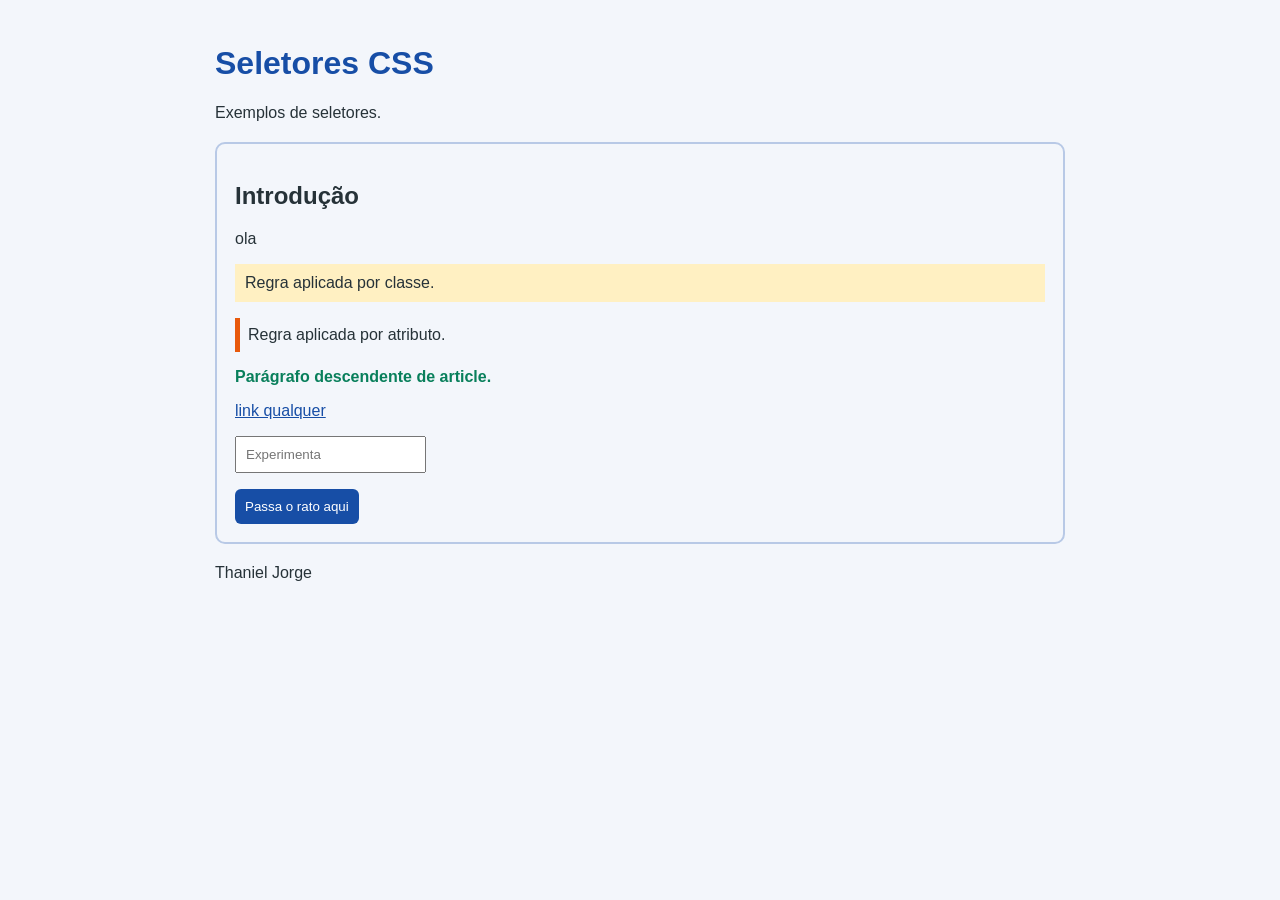
<file: ex01/index.html>
<!DOCTYPE html>
<html lang="pt">
    <head>
        <meta charset="utf-8">
        <meta content="width=device-width,initial-scale=1" name="viewport">
        <title>EX01 Selectors</title>
        <link href="style.css" rel="stylesheet">
    </head>
    <body>
        <header>
            <h1>Seletores CSS</h1>
            <p>Exemplos de seletores.</p>
        </header>
        <main id="principal">
            <h2>Introdução</h2>
            <p> ola</p>
            <p class="destaque">Regra aplicada por classe.</p>
            <p data-tipo="especial">Regra aplicada por atributo.</p>
            <article>
                <p>Parágrafo descendente de article.</p>
            </article>
            <a href="https://developer.mozilla.org/pt-BR/docs/Web/CSS">link qualquer</a>
            <p>
                <input placeholder="Experimenta ">
            </p>
            <button>Passa o rato aqui</button>
        </main>
        <footer>Thaniel Jorge </footer>
    </body>
</html>
</file>
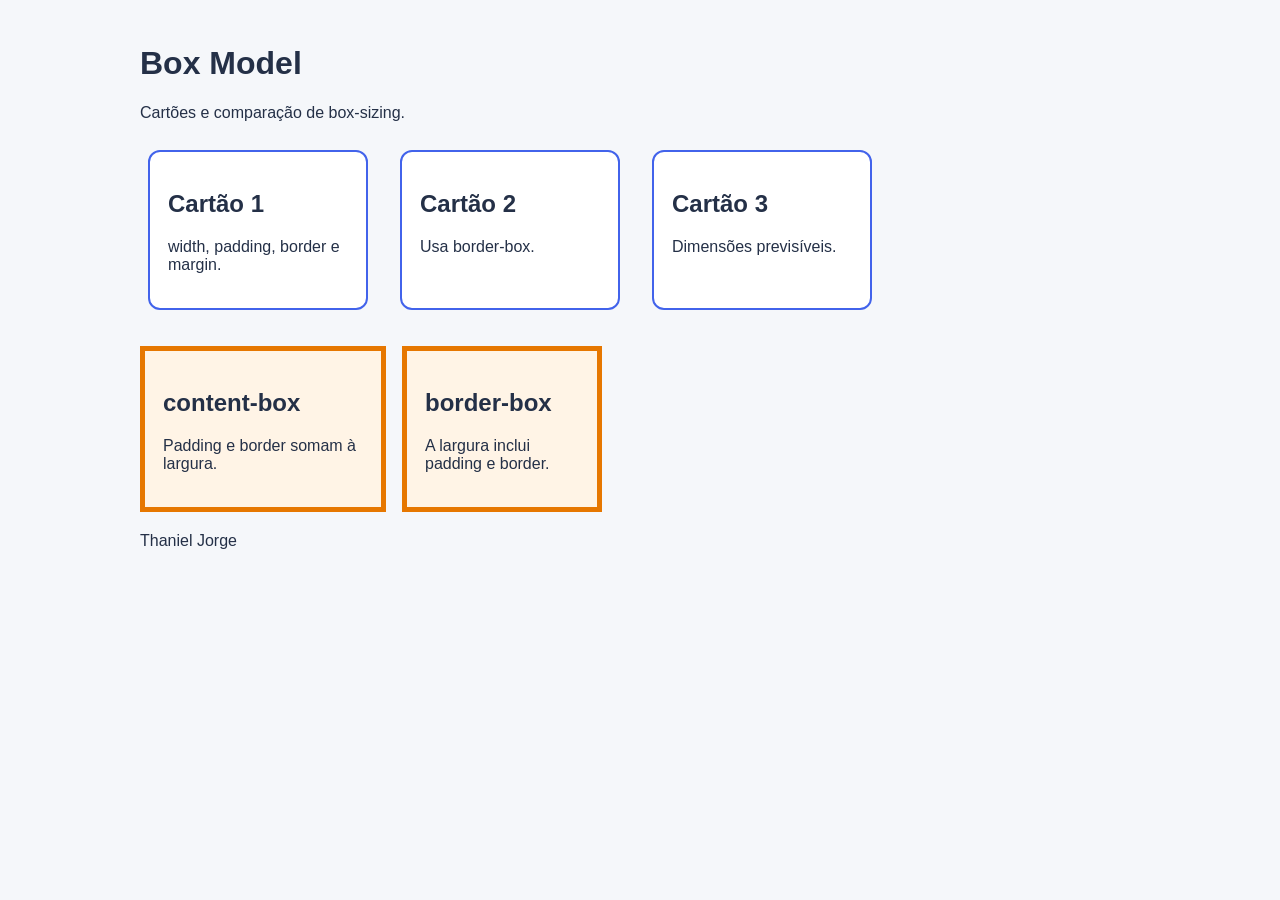
<file: ex02/index.html>
<!DOCTYPE html>
<html lang="pt">
    <head>
        <meta charset="utf-8">
        <meta content="width=device-width,initial-scale=1" name="viewport">
        <title>EX02 Box Model</title>
        <link href="style.css" rel="stylesheet">
    </head>
    <body>
        <header>
            <h1>Box Model</h1>
            <p>Cartões e comparação de box-sizing.</p>
        </header>
        <main>
            <section class="cards">
                <article class="card">
                    <h2>Cartão 1</h2>
                    <p>width, padding, border e margin.</p>
                </article>
                <article class="card">
                    <h2>Cartão 2</h2>
                    <p>Usa border-box.</p>
                </article>
                <article class="card">
                    <h2>Cartão 3</h2>
                    <p>Dimensões previsíveis.</p>
                </article>
            </section>
            <section class="compare">
                <article class="content">
                    <h2>content-box</h2>
                    <p>Padding e border somam à largura.</p>
                </article>
                <article class="border">
                    <h2>border-box</h2>
                    <p>A largura inclui padding e border.</p>
                </article>
            </section>
        </main>
        <footer>Thaniel Jorge </footer>
    </body>
</html>
</file>
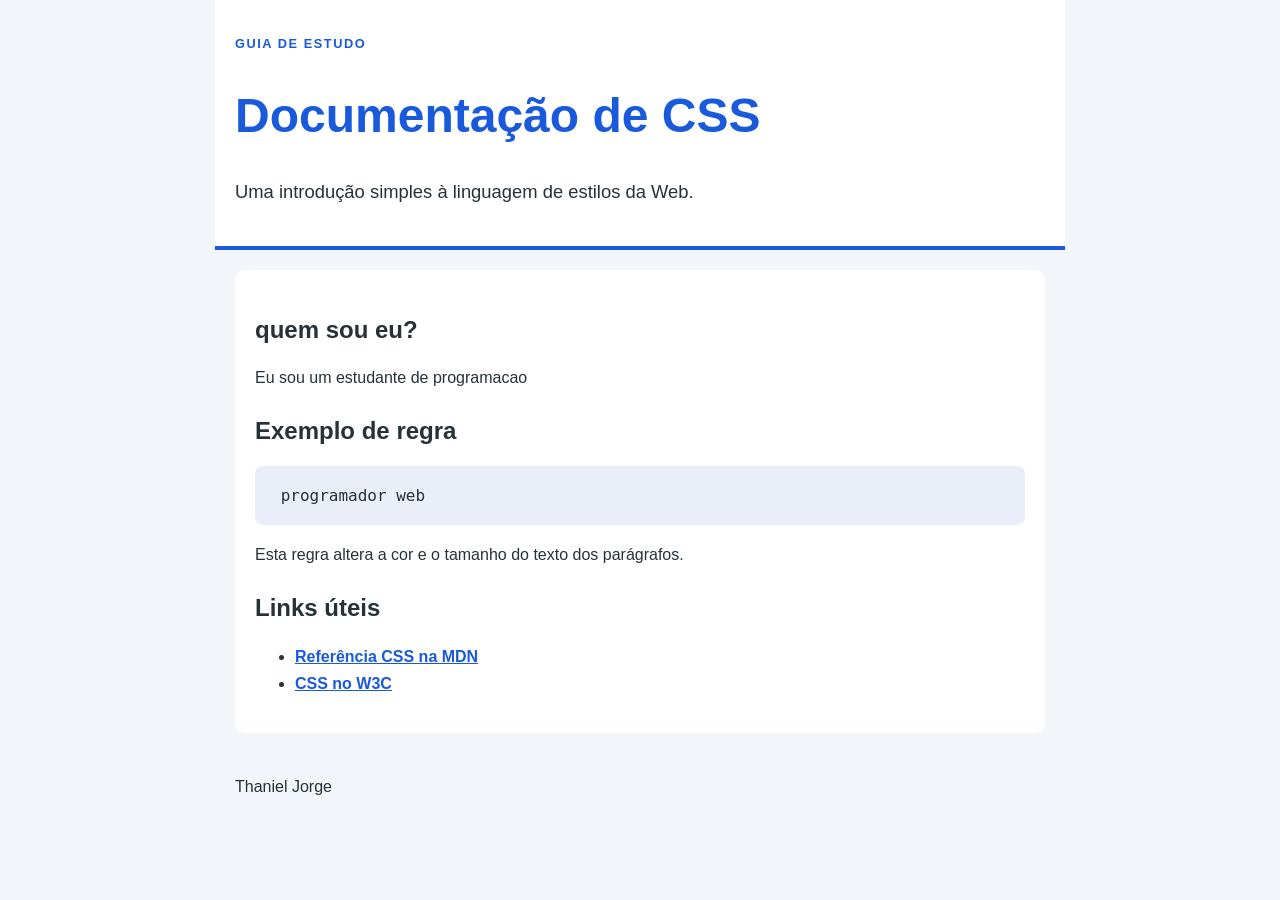
<file: ex03/index.html>
<!DOCTYPE html>
<html lang="pt">
    <head>
        <meta charset="utf-8">
        <meta content="width=device-width,initial-scale=1" name="viewport">
        <title>EX03 Typography</title>
        <link href="style.css" rel="stylesheet">
    </head>
    <body>
        <header>
            <p class="eyebrow">GUIA DE ESTUDO</p>
            <h1>Documentação de CSS</h1>
            <p class="intro">Uma introdução simples à linguagem de estilos da Web.</p>
        </header>
        <main>
            <article>
                <h2>quem sou eu?</h2>
                <p>Eu sou um estudante de programacao</p>
                <h2>Exemplo de regra</h2>
                <pre><code> programador web</code></pre>
                <p>Esta regra altera a cor e o tamanho do texto dos parágrafos.</p>
                <h2>Links úteis</h2>
                <ul>
                    <li>
                        <a href="https://developer.mozilla.org/pt-BR/docs/Web/CSS">Referência CSS na MDN</a>
                    </li>
                    <li>
                        <a href="https://www.w3.org/Style/CSS/">CSS no W3C</a>
                    </li>
                </ul>
            </article>
        </main>
        <footer>Thaniel Jorge </footer>
    </body>
</html>
</file>
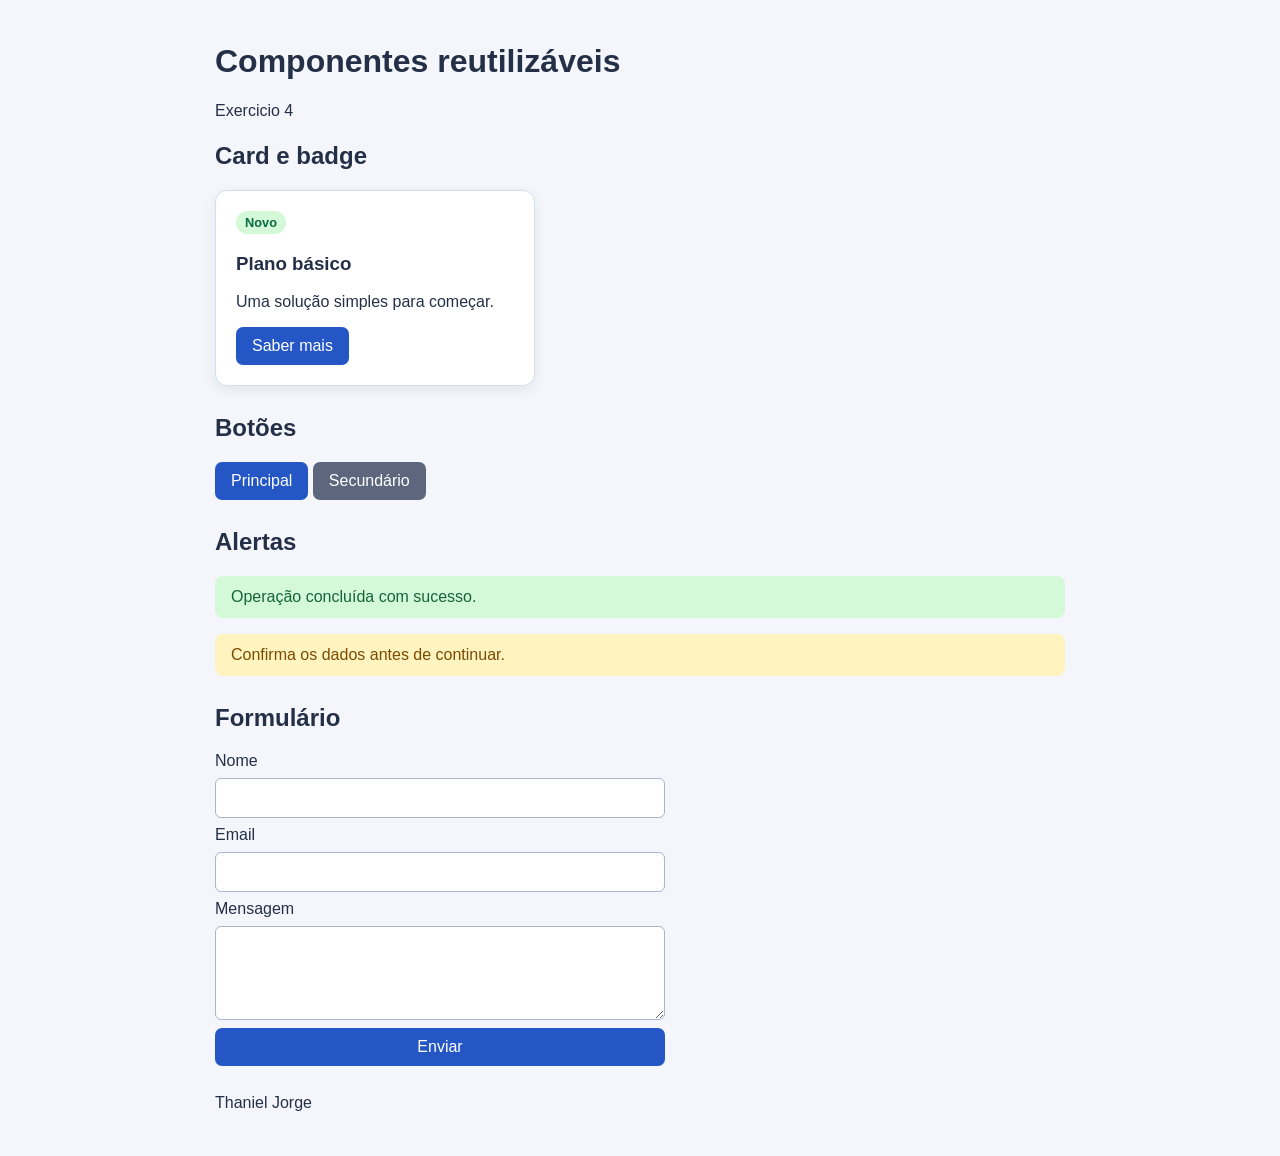
<file: ex04/index.html>
<!DOCTYPE html>
<html lang="pt">
    <head>
        <meta charset="utf-8">
        <meta content="width=device-width,initial-scale=1" name="viewport">
        <title>EX04 Components</title>
        <link href="style.css" rel="stylesheet">
    </head>
    <body>
        <header>
            <h1>Componentes reutilizáveis</h1>
            <p>Exercicio 4</p>
        </header>
        <main>
            <section>
                <h2>Card e badge</h2>
                <article class="card">
                    <span class="badge">Novo</span>
                    <h3>Plano básico</h3>
                    <p>Uma solução simples para começar.</p>
                    <button class="btn">Saber mais</button>
                </article>
            </section>
            <section>
                <h2>Botões</h2>
                <button class="btn">Principal</button>
                <button class="btn secondary">Secundário</button>
            </section>
            <section>
                <h2>Alertas</h2>
                <p class="alert success">Operação concluída com sucesso.</p>
                <p class="alert warning">Confirma os dados antes de continuar.</p>
            </section>
            <section>
                <h2>Formulário</h2>
                <form action="#" method="get">
                    <label for="nome">Nome</label>
                    <input id="nome" name="nome" required="">
                    <label for="email">Email</label>
                    <input id="email" name="email" required="" type="email">
                    <label for="mensagem">Mensagem</label>
                    <textarea id="mensagem" name="mensagem" required="" rows="4"></textarea>
                    <button class="btn" type="submit">Enviar</button>
                </form>
            </section>
        </main>
        <footer>Thaniel Jorge</footer>
    </body>
</html>
</file>
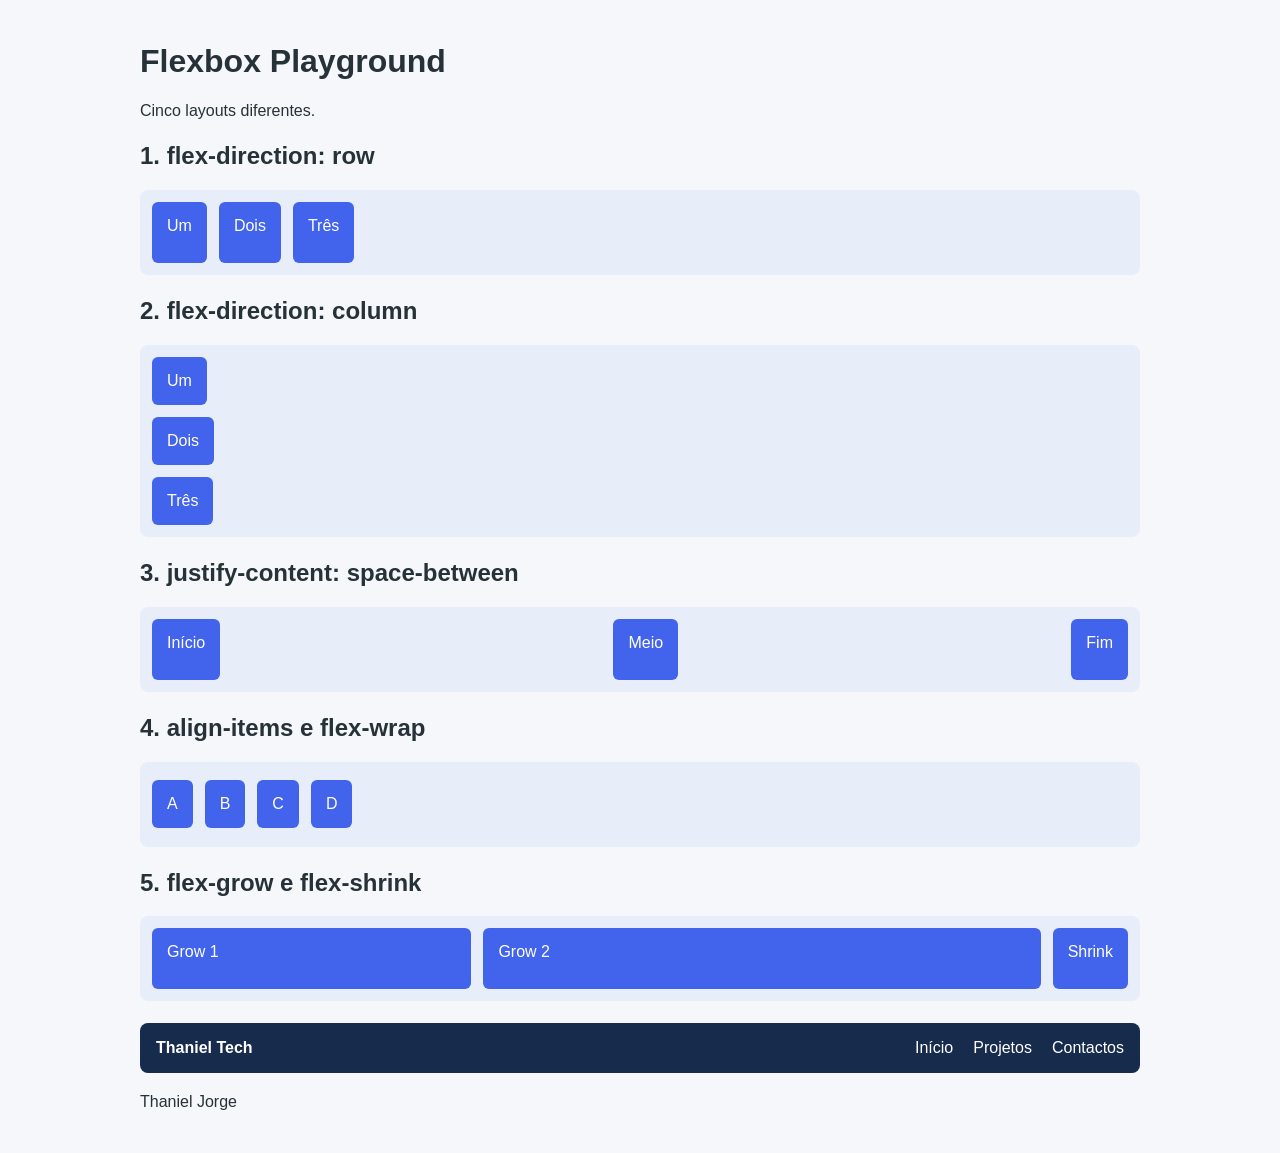
<file: ex05/index.html>
<!DOCTYPE html>
<html lang="pt">
    <head>
        <meta charset="utf-8">
        <meta content="width=device-width,initial-scale=1" name="viewport">
        <title>EX05 Flexbox</title>
        <link href="style.css" rel="stylesheet">
    </head>
    <body>
        <header>
            <h1>Flexbox Playground</h1>
            <p>Cinco layouts diferentes.</p>
        </header>
        <main>
            <section>
                <h2>1. flex-direction: row</h2>
                <div class="layout row">
                    <div>Um</div>
                    <div>Dois</div>
                    <div>Três</div>
                </div>
            </section>
            <section>
                <h2>2. flex-direction: column</h2>
                <div class="layout column">
                    <div>Um</div>
                    <div>Dois</div>
                    <div>Três</div>
                </div>
            </section>
            <section>
                <h2>3. justify-content: space-between</h2>
                <div class="layout between">
                    <div>Início</div>
                    <div>Meio</div>
                    <div>Fim</div>
                </div>
            </section>
            <section>
                <h2>4. align-items e flex-wrap</h2>
                <div class="layout center">
                    <div>A</div>
                    <div>B</div>
                    <div>C</div>
                    <div>D</div>
                </div>
            </section>
            <section>
                <h2>5. flex-grow e flex-shrink</h2>
                <div class="layout grow">
                    <div class="grow1">Grow 1</div>
                    <div class="grow2">Grow 2</div>
                    <div class="shrink">Shrink</div>
                </div>
            </section>
            <nav class="navbar">
                <strong>Thaniel Tech</strong>
                <a href="#">Início</a>
                <a href="#">Projetos</a>
                <a href="#">Contactos</a>
            </nav>
        </main>
        <footer>Thaniel Jorge</footer>
    </body>
</html>
</file>
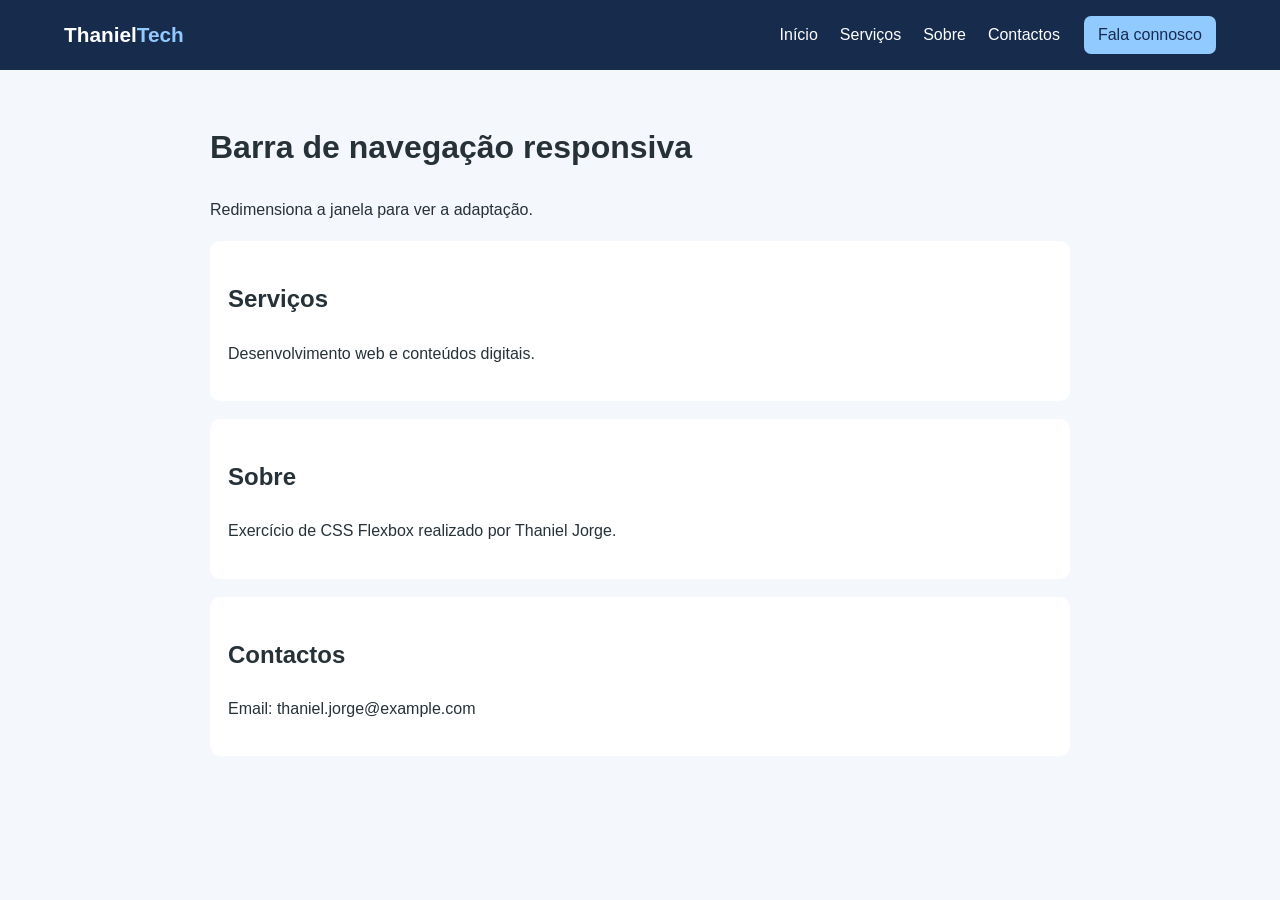
<file: ex06/index.html>
<!DOCTYPE html>
<html lang="pt">
    <head>
        <meta charset="utf-8">
        <meta content="width=device-width,initial-scale=1" name="viewport">
        <title>EX06 Navigation Bar</title>
        <link href="style.css" rel="stylesheet">
    </head>
    <body>
        <header class="navbar">
            <a class="logo" href="index.html">Thaniel<span>Tech</span></a>
            <nav aria-label="Navegação principal">
                <ul>
                    <li>
                        <a href="#inicio">Início</a>
                    </li>
                    <li>
                        <a href="#servicos">Serviços</a>
                    </li>
                    <li>
                        <a href="#sobre">Sobre</a>
                    </li>
                    <li>
                        <a href="#contactos">Contactos</a>
                    </li>
                </ul>
            </nav>
            <a class="cta" href="#contactos">Fala connosco</a>
        </header>
        <main id="inicio">
            <h1>Barra de navegação responsiva</h1>
            <p>Redimensiona a janela para ver a adaptação.</p>
            <section id="servicos">
                <h2>Serviços</h2>
                <p>Desenvolvimento web e conteúdos digitais.</p>
            </section>
            <section id="sobre">
                <h2>Sobre</h2>
                <p>Exercício de CSS Flexbox realizado por Thaniel Jorge.</p>
            </section>
            <section id="contactos">
                <h2>Contactos</h2>
                <p>Email: thaniel.jorge@example.com</p>
            </section>
        </main>
    </body>
</html>
</file>
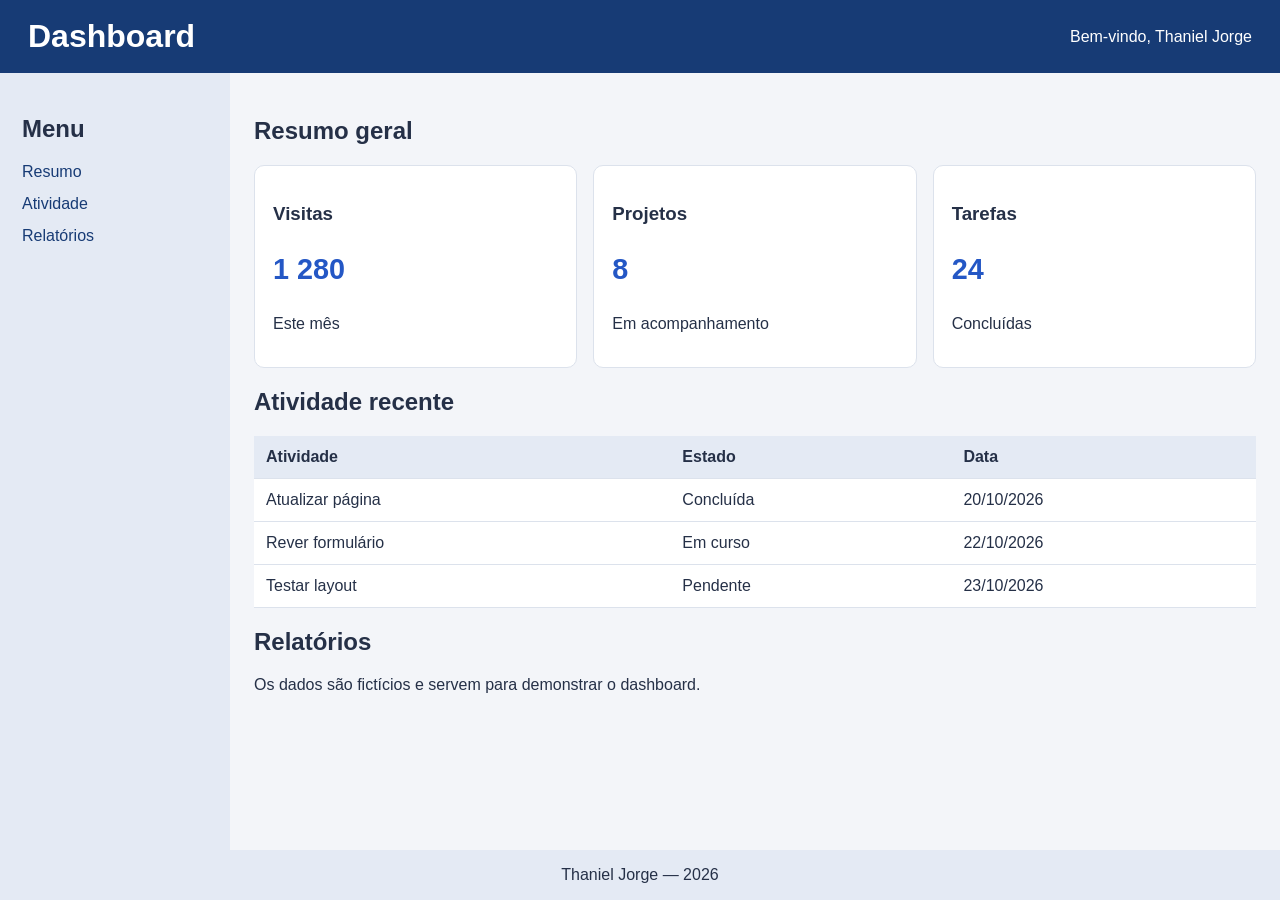
<file: ex08/index.html>
<!DOCTYPE html>
<html lang="pt">
    <head>
        <meta charset="utf-8">
        <meta content="width=device-width,initial-scale=1" name="viewport">
        <title>EX08 Dashboard</title>
        <link href="style.css" rel="stylesheet">
    </head>
    <body>
        <div class="dashboard">
            <header class="header">
                <h1>Dashboard</h1>
                <p>Bem-vindo, Thaniel Jorge</p>
            </header>
            <aside class="sidebar">
                <h2>Menu</h2>
                <nav>
                    <ul>
                        <li>
                            <a href="#resumo">Resumo</a>
                        </li>
                        <li>
                            <a href="#atividade">Atividade</a>
                        </li>
                        <li>
                            <a href="#relatorios">Relatórios</a>
                        </li>
                    </ul>
                </nav>
            </aside>
            <main class="main" id="resumo">
                <h2>Resumo geral</h2>
                <section class="cards">
                    <article class="card">
                        <h3>Visitas</h3>
                        <p class="number">1 280</p>
                        <p>Este mês</p>
                    </article>
                    <article class="card">
                        <h3>Projetos</h3>
                        <p class="number">8</p>
                        <p>Em acompanhamento</p>
                    </article>
                    <article class="card">
                        <h3>Tarefas</h3>
                        <p class="number">24</p>
                        <p>Concluídas</p>
                    </article>
                </section>
                <section id="atividade">
                    <h2>Atividade recente</h2>
                    <div class="table-wrap">
                        <table>
                            <thead>
                                <tr>
                                    <th>Atividade</th>
                                    <th>Estado</th>
                                    <th>Data</th>
                                </tr>
                            </thead>
                            <tbody>
                                <tr>
                                    <td>Atualizar página</td>
                                    <td>Concluída</td>
                                    <td>20/10/2026</td>
                                </tr>
                                <tr>
                                    <td>Rever formulário</td>
                                    <td>Em curso</td>
                                    <td>22/10/2026</td>
                                </tr>
                                <tr>
                                    <td>Testar layout</td>
                                    <td>Pendente</td>
                                    <td>23/10/2026</td>
                                </tr>
                            </tbody>
                        </table>
                    </div>
                </section>
                <section id="relatorios">
                    <h2>Relatórios</h2>
                    <p>Os dados são fictícios e servem para demonstrar o dashboard.</p>
                </section>
            </main>
            <footer class="footer"> Thaniel Jorge — 2026</footer>
        </div>
    </body>
</html>
</file>
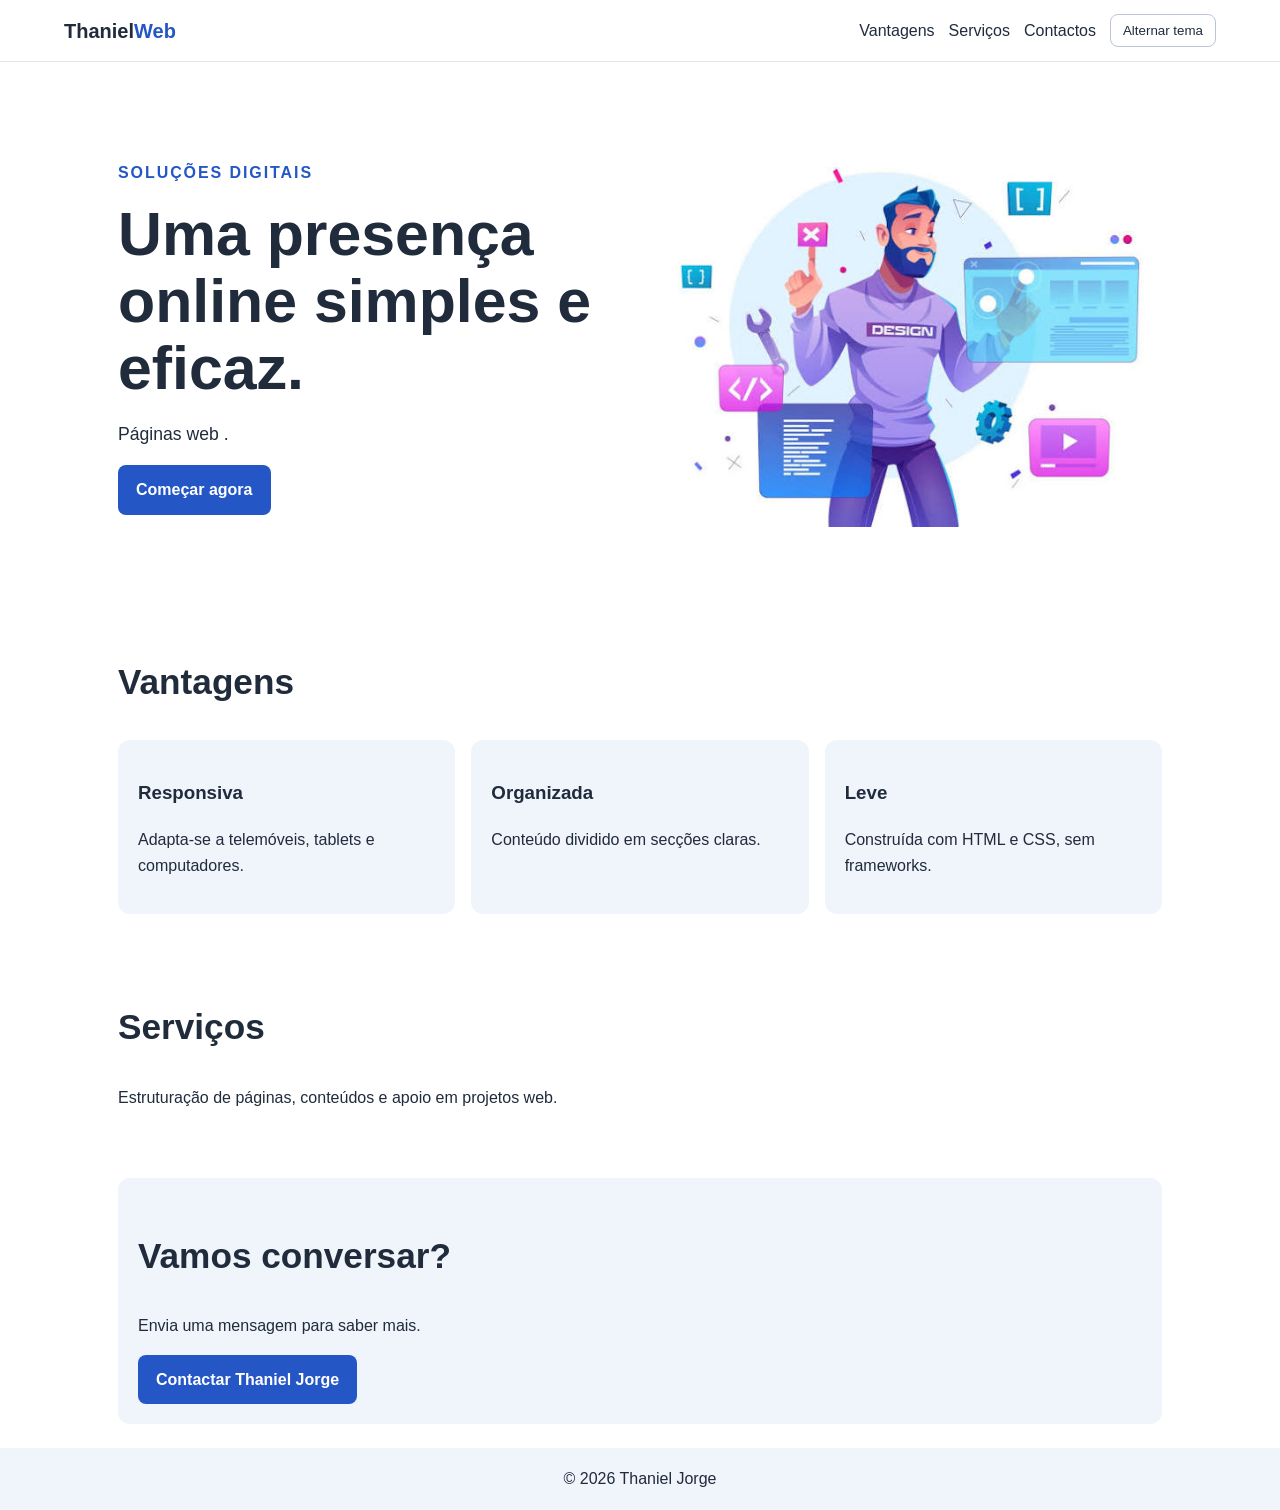
<file: ex09/index.html>
<!DOCTYPE html>
<html lang="pt">
    <head>
        <meta charset="utf-8">
        <meta content="width=device-width,initial-scale=1" name="viewport">
        <title>EX09 Responsive Challenge</title>
        <link href="style.css" rel="stylesheet">
    </head>
    <body>
        <header class="top">
            <a class="brand" href="#inicio">Thaniel<span>Web</span></a>
            <nav aria-label="Navegação">
                <a href="#vantagens">Vantagens</a>
                <a href="#servicos">Serviços</a>
                <a href="#contactos">Contactos</a>
            </nav>
            <button onclick="document.body.classList.toggle('dark')" type="button">Alternar tema</button>
        </header>
        <main id="inicio">
            <section class="hero">
                <div>
                    <p class="eyebrow">SOLUÇÕES DIGITAIS</p>
                    <h1>Uma presença online simples e eficaz.</h1>
                    <p class="lead">Páginas web .</p>
                    <a class="button" href="#contactos">Começar agora</a>
                </div>
                <img alt="Ilustração de criação de páginas web" src="download.jfif">
            </section>
            <section id="vantagens">
                <h2>Vantagens</h2>
                <div class="features">
                    <article>
                        <h3>Responsiva</h3>
                        <p>Adapta-se a telemóveis, tablets e computadores.</p>
                    </article>
                    <article>
                        <h3>Organizada</h3>
                        <p>Conteúdo dividido em secções claras.</p>
                    </article>
                    <article>
                        <h3>Leve</h3>
                        <p>Construída com HTML e CSS, sem frameworks.</p>
                    </article>
                </div>
            </section>
            <section id="servicos">
                <h2>Serviços</h2>
                <p>Estruturação de páginas, conteúdos e apoio em projetos web.</p>
            </section>
            <section class="contact" id="contactos">
                <h2>Vamos conversar?</h2>
                <p>Envia uma mensagem para saber mais.</p>
                <a class="button" href="mailto:thaniel.jorge@example.com">Contactar Thaniel Jorge</a>
            </section>
        </main>
        <footer>© 2026 Thaniel Jorge </footer>
    </body>
</html>
</file>
<file: ex01/style.css>
* {
    box-sizing:border-box
}
body {
    font-family:Arial,sans-serif;
    margin:0;
    padding:24px;
    background:#f3f6fb;
    color:#263238
}
header,main,footer {
    max-width:850px;
    margin:0 auto 20px
}
h1 {
    color:#174ea6
}
.destaque {
    padding:10px;
    background:#fff0c2
}
#principal {
    border:2px solid #b8c9e6;
    padding:18px;
    border-radius:10px
}
article p {
    color:#087f5b;
    font-weight:bold
}
[data-tipo="especial"] {
    border-left:5px solid #e8590c;
    padding:8px
}
a {
    color:#174ea6
}
a:hover {
    color:#c2255c
}
a:focus,button:focus,input:focus {
    outline:3px solid #f08c00;
    outline-offset:3px
}
button {
    padding:10px;
    border:0;
    border-radius:6px;
    background:#174ea6;
    color:white;
    cursor:pointer
}
button:hover {
    background:#0b2f68
}
input {
    padding:9px;
    max-width:100%
}
</file>
<file: ex02/style.css>
* {
    box-sizing:border-box
}
body {
    font-family:Arial,sans-serif;
    margin:0;
    padding:24px;
    background:#f5f7fa;
    color:#243047
}
header,main,footer {
    max-width:1000px;
    margin:0 auto 20px
}
.cards,.compare {
    display:flex;
    flex-wrap:wrap;
    gap:16px
}
.card {
    width:220px;
    padding:18px;
    border:2px solid #4263eb;
    margin:8px;
    border-radius:12px;
    background:white
}
.compare {
    margin-top:28px
}
.compare article {
    width:200px;
    padding:18px;
    border:5px solid #e67700;
    background:#fff4e6
}
.content {
    box-sizing:content-box
}
.border {
    box-sizing:border-box
}
</file>
<file: ex03/style.css>
:root {
    --texto:#263238;
    --principal:#185adb;
    --fundo:#f2f5fa;
    --cartao:white;
    --espaco:1.25rem;
    font-family:Arial,Helvetica,sans-serif;
    color:var(--texto);
    background:var(--fundo)
}
* {
    box-sizing:border-box
}
body {
    margin:0;
    font-size:16px;
    line-height:1.7
}
header,main,footer {
    max-width:850px;
    margin:auto;
    padding:var(--espaco)
}
header {
    background:var(--cartao);
    border-bottom:4px solid var(--principal)
}
.eyebrow {
    color:var(--principal);
    font-size:.8rem;
    font-weight:700;
    letter-spacing:.12em
}
h1,h2 {
    line-height:1.2;
    font-weight:700
}
h1 {
    font-size:clamp(2rem,5vw,3rem);
    color:var(--principal)
}
h2 {
    margin-top:1.6rem;
    font-size:1.5rem
}
.intro {
    font-size:1.15rem
}
main article {
    background:var(--cartao);
    padding:var(--espaco);
    border-radius:10px
}
a {
    color:var(--principal);
    font-weight:600
}
a:hover {
    color:#a61e4d
}
pre {
    overflow-x:auto;
    padding:1rem;
    background:#e9eef8;
    border-radius:8px
}
</file>
<file: ex04/style.css>
:root {
    font-family:Arial,sans-serif;
    color:#243047;
    background:#f4f6fb
}
* {
    box-sizing:border-box
}
body {
    margin:0;
    padding:22px
}
header,main,footer {
    max-width:850px;
    margin:0 auto 22px
}
section {
    margin-bottom:28px
}
.card {
    max-width:320px;
    padding:20px;
    border:1px solid #d7deeb;
    border-radius:12px;
    background:white;
    box-shadow:0 4px 12px #172b4d14
}
.badge {
    display:inline-block;
    padding:4px 9px;
    border-radius:999px;
    color:#0b6b45;
    background:#d3f9d8;
    font-size:.8rem;
    font-weight:bold
}
.btn {
    border:0;
    border-radius:7px;
    padding:10px 16px;
    color:white;
    background:#2457c5;
    cursor:pointer;
    font:inherit
}
.btn:hover {
    background:#163d91
}
.secondary {
    background:#5c677d
}
.alert {
    padding:12px 16px;
    border-radius:8px
}
.success {
    color:#17633a;
    background:#d3f9d8
}
.warning {
    color:#7a4b00;
    background:#fff3bf
}
form {
    display:grid;
    gap:8px;
    max-width:450px
}
input,textarea {
    width:100%;
    padding:10px;
    border:1px solid #aab5c8;
    border-radius:6px;
    font:inherit
}
input:focus,textarea:focus {
    outline:2px solid #2457c5
}
</file>
<file: ex05/style.css>
:root {
    font-family:Arial,sans-serif;
    color:#263238;
    background:#f5f7fb
}
* {
    box-sizing:border-box
}
body {
    margin:0;
    padding:22px
}
header,main,footer {
    max-width:1000px;
    margin:0 auto 20px
}
section {
    margin:22px 0
}
.layout {
    display:flex;
    gap:12px;
    padding:12px;
    min-height:85px;
    background:#e8eef9;
    border-radius:8px
}
.layout>div {
    padding:15px;
    background:#4263eb;
    color:white;
    border-radius:6px
}
.row {
    flex-direction:row
}
.column {
    flex-direction:column;
    align-items:flex-start
}
.between {
    justify-content:space-between
}
.center {
    align-items:center;
    flex-wrap:wrap
}
.grow>div {
    min-width:0
}
.grow1 {
    flex-grow:1;
    flex-shrink:1
}
.grow2 {
    flex-grow:2;
    flex-shrink:1
}
.shrink {
    flex-grow:0;
    flex-shrink:2
}
.navbar {
    display:flex;
    align-items:center;
    gap:20px;
    flex-wrap:wrap;
    padding:16px;
    background:#172b4d;
    border-radius:8px
}
.navbar strong {
    margin-right:auto;
    color:white
}
.navbar a {
    color:white;
    text-decoration:none
}
@media(max-width:480px) {
    .layout {
        flex-wrap:wrap
    }
    .navbar {
        gap:12px
    }
}
</file>
<file: ex06/style.css>
:root {
    font-family:Arial,sans-serif;
    color:#263238;
    background:#f4f7fb
}
* {
    box-sizing:border-box
}
body {
    margin:0
}
.navbar {
    display:flex;
    align-items:center;
    gap:24px;
    padding:16px 5%;
    background:#172b4d
}
.logo {
    color:white;
    text-decoration:none;
    font-size:1.3rem;
    font-weight:800;
    white-space:nowrap
}
.logo span {
    color:#91caff
}
nav {
    margin-left:auto
}
nav ul {
    display:flex;
    align-items:center;
    gap:22px;
    padding:0;
    margin:0;
    list-style:none
}
nav a {
    color:white;
    text-decoration:none
}
nav a:hover,nav a:focus {
    color:#91caff
}
.cta {
    padding:10px 14px;
    color:#172b4d;
    background:#91caff;
    text-decoration:none;
    border-radius:7px;
    white-space:nowrap
}
main {
    max-width:900px;
    margin:50px auto;
    padding:0 20px;
    line-height:1.7
}
section {
    padding:18px;
    margin:18px 0;
    background:white;
    border-radius:10px
}
@media(max-width:700px) {
    .navbar {
        align-items:flex-start;
        flex-direction:column;
        gap:14px
    }
    nav {
        margin-left:0;
        width:100%
    }
    nav ul {
        flex-wrap:wrap;
        gap:12px 18px
    }
    .cta {
        align-self:flex-start
    }
}
</file>
<file: ex08/style.css>
:root {
    font-family:Arial,sans-serif;
    color:#253047;
    background:#f3f5f9
}
* {
    box-sizing:border-box
}
body {
    margin:0
}
.dashboard {
    min-height:100vh;
    display:grid;
    grid-template-columns:230px minmax(0,1fr);
    grid-template-rows:auto 1fr auto;
    grid-template-areas:"header header" "sidebar main" "footer footer"
}
.header {
    grid-area:header;
    display:flex;
    justify-content:space-between;
    align-items:center;
    gap:16px;
    padding:18px 28px;
    color:white;
    background:#173b75
}
.header h1,.header p {
    margin:0
}
.sidebar {
    grid-area:sidebar;
    padding:22px;
    background:#e4eaf4
}
.sidebar ul {
    list-style:none;
    padding:0
}
.sidebar li {
    margin:14px 0
}
.sidebar a {
    color:#173b75;
    text-decoration:none
}
.main {
    grid-area:main;
    min-width:0;
    padding:24px
}
.cards {
    display:grid;
    grid-template-columns:repeat(3,minmax(0,1fr));
    gap:16px
}
.card {
    padding:18px;
    background:white;
    border:1px solid #dce2ec;
    border-radius:10px
}
.number {
    font-size:1.8rem;
    font-weight:bold;
    color:#2457c5
}
.table-wrap {
    max-width:100%;
    overflow-x:auto
}
table {
    width:100%;
    border-collapse:collapse;
    background:white
}
th,td {
    padding:12px;
    border-bottom:1px solid #dce2ec;
    text-align:left
}
th {
    background:#e4eaf4
}
.footer {
    grid-area:footer;
    padding:16px;
    text-align:center;
    background:#e4eaf4
}
@media(max-width:760px) {
    .dashboard {
        grid-template-columns:1fr;
        grid-template-rows:auto auto 1fr auto;
        grid-template-areas:"header" "sidebar" "main" "footer"
    }
    .header {
        align-items:flex-start;
        flex-direction:column
    }
    .sidebar nav ul {
        display:flex;
        flex-wrap:wrap;
        gap:12px
    }
    .sidebar li {
        margin:0
    }
    .cards {
        grid-template-columns:1fr
    }
    .main {
        padding:16px
    }
}
</file>
<file: ex09/style.css>
:root {
    font-family:Arial,Helvetica,sans-serif;
    color:#202b3c;
    background:white;
    --primary:#2457c5;
    --surface:#f0f4fb
}
* {
    box-sizing:border-box
}
body {
    margin:0;
    min-width:0;
    line-height:1.6
}
.top {
    display:flex;
    align-items:center;
    flex-wrap:wrap;
    gap:14px;
    padding:14px 5%;
    border-bottom:1px solid #e0e5ee
}
.brand {
    margin-right:auto;
    color:#202b3c;
    font-size:1.25rem;
    font-weight:800;
    text-decoration:none
}
.brand span {
    color:var(--primary)
}
nav {
    display:flex;
    flex-wrap:wrap;
    gap:14px
}
nav a {
    color:inherit;
    text-decoration:none
}
nav a:hover {
    color:var(--primary)
}
button {
    padding:8px 12px;
    border:1px solid #bbc5d5;
    border-radius:8px;
    background:transparent;
    color:inherit;
    cursor:pointer
}
main {
    width:min(1100px,100%);
    margin:auto;
    padding:0 18px
}
.hero {
    display:grid;
    grid-template-columns:1fr;
    gap:28px;
    align-items:center;
    padding:48px 0
}
.hero img {
    display:block;
    width:100%;
    height:auto;
    border-radius:16px
}
h1 {
    max-width:650px;
    margin:8px 0;
    font-size:clamp(2rem,8vw,3.8rem);
    line-height:1.1
}
h2 {
    font-size:clamp(1.5rem,4vw,2.2rem)
}
.eyebrow {
    color:var(--primary);
    font-weight:800;
    letter-spacing:.12em
}
.lead {
    font-size:1.1rem
}
.button {
    display:inline-block;
    padding:12px 18px;
    border-radius:8px;
    background:var(--primary);
    color:white;
    text-decoration:none;
    font-weight:bold
}
section {
    padding:28px 0
}
.features {
    display:grid;
    grid-template-columns:1fr;
    gap:16px
}
.features article,.contact {
    padding:20px;
    border-radius:12px;
    background:var(--surface)
}
.contact {
    margin:24px 0
}
footer {
    padding:18px;
    text-align:center;
    background:var(--surface)
}
body.dark {
    color:#edf2f7;
    background:#121826;
    --surface:#202b3c;
    --primary:#91caff
}
body.dark .brand {
    color:#edf2f7
}
body.dark .button {
    color:#10213f
}
@media(min-width:768px) {
    .hero {
        grid-template-columns:1fr 1fr;
        padding:70px 0
    }
    .features {
        grid-template-columns:repeat(3,minmax(0,1fr))
    }
}
@media(min-width:1024px) {
    main {
        padding:0 28px
    }
    .hero {
        gap:48px
    }
}
@media(min-width:1440px) {
    main {
        width:min(1200px,100%)
    }
    .top {
        padding-left:max(5%,calc((100% - 1200px)/2));
        padding-right:max(5%,calc((100% - 1200px)/2))
    }
}
</file>
